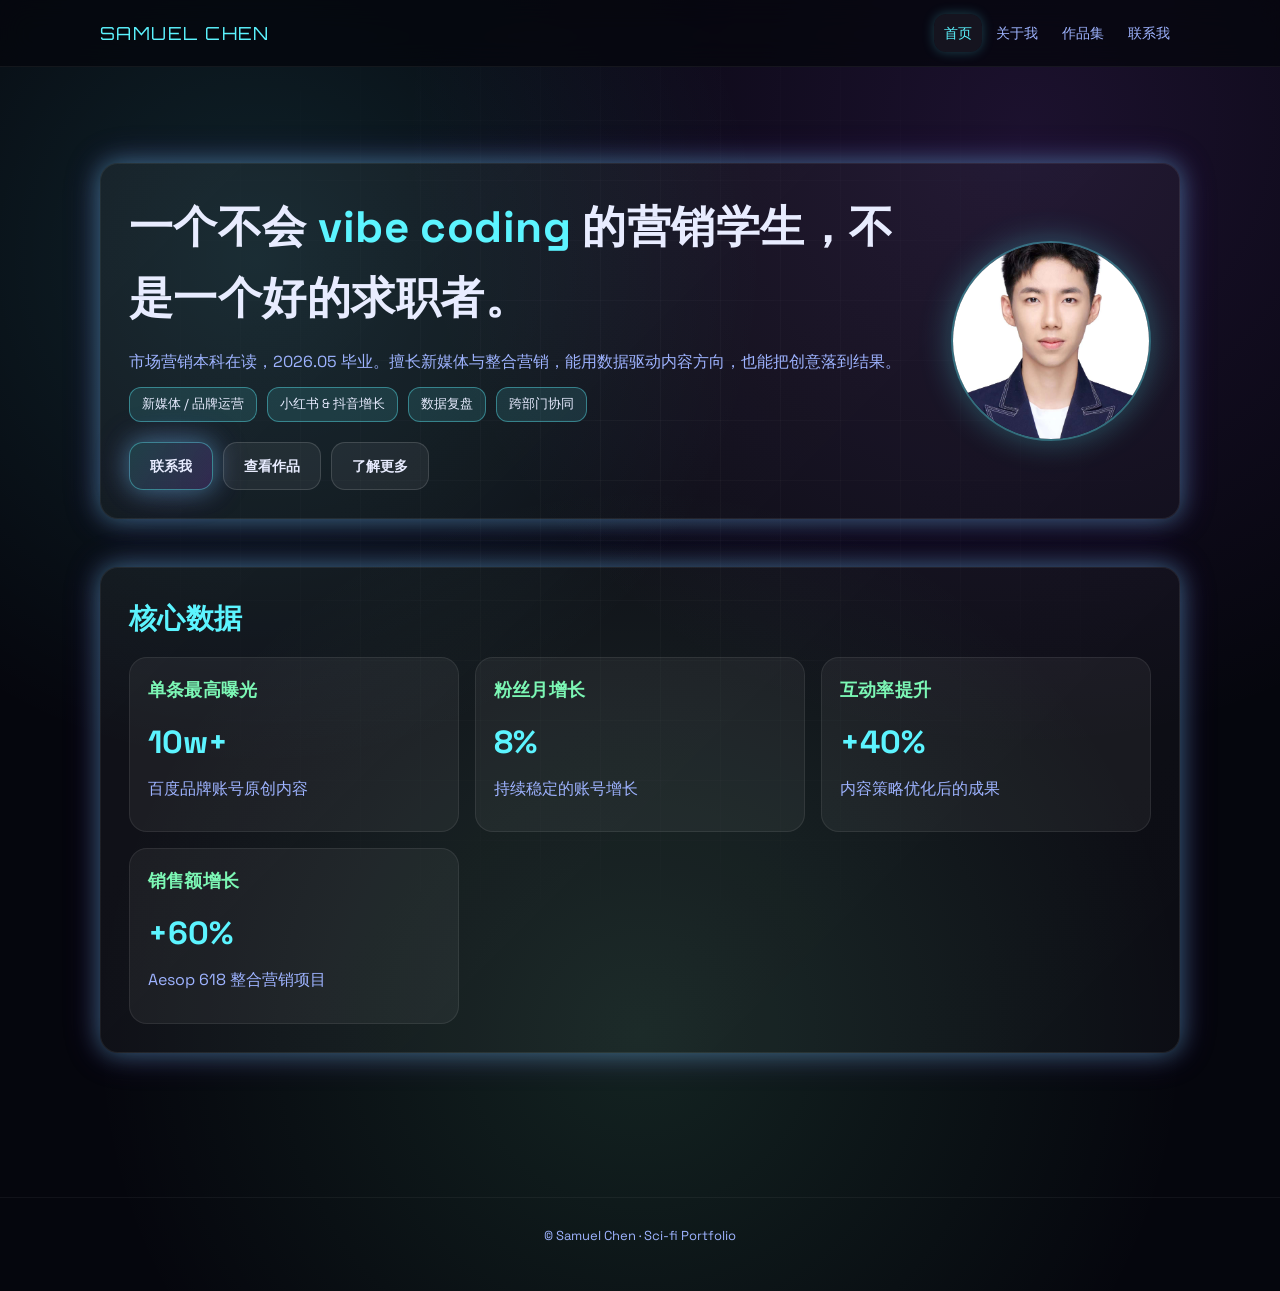
<file: index.html>
<!DOCTYPE html>
<html lang="zh-CN">
<head>
  <meta charset="UTF-8" />
  <meta name="viewport" content="width=device-width, initial-scale=1.0" />
  <title>Samuel Chen | 首页</title>
  <link rel="preconnect" href="https://fonts.googleapis.com">
  <link rel="preconnect" href="https://fonts.gstatic.com" crossorigin>
  <link href="https://fonts.googleapis.com/css2?family=Space+Grotesk:wght@400;500;600;700&family=Orbitron:wght@600&display=swap" rel="stylesheet">
  <link rel="stylesheet" href="style.css">
  <style>
    .hero-layout {
      display: grid;
      grid-template-columns: 1fr auto;
      gap: 40px;
      align-items: center;
    }
    .hero-text h1 { margin-bottom: 16px; }
    .highlight { color: var(--neon1); }
    @media (max-width: 640px) {
      .hero-layout { grid-template-columns: 1fr; }
      .photo-wrap { justify-content: flex-start; }
    }
  </style>
</head>
<body>
  <header>
    <div class="nav">
      <a class="brand" href="index.html">Samuel Chen</a>
      <nav>
        <a href="index.html" class="active">首页</a>
        <a href="about.html">关于我</a>
        <a href="works.html">作品集</a>
        <a href="contact.html">联系我</a>
      </nav>
    </div>
  </header>

  <main class="container">
    <section>
      <div class="hero-layout">
        <div class="hero-text">
          <h1>一个不会 <span class="highlight">vibe coding</span> 的营销学生，不是一个好的求职者。</h1>
          <p>市场营销本科在读，2026.05 毕业。擅长新媒体与整合营销，能用数据驱动内容方向，也能把创意落到结果。</p>
          <div class="pill-row">
            <span class="tag">新媒体 / 品牌运营</span>
            <span class="tag">小红书 & 抖音增长</span>
            <span class="tag">数据复盘</span>
            <span class="tag">跨部门协同</span>
          </div>
          <div class="btn-row">
            <a class="btn" href="contact.html">联系我</a>
            <a class="btn secondary" href="works.html">查看作品</a>
            <a class="btn secondary" href="about.html">了解更多</a>
          </div>
        </div>
        <div class="photo-wrap">
          <img class="photo" src="assets/photo.jpg" alt="Samuel Chen">
        </div>
      </div>
    </section>

    <section>
      <h2>核心数据</h2>
      <div class="cards">
        <div class="card">
          <h3>单条最高曝光</h3>
          <p style="font-size:32px; font-weight:700; color:var(--neon1); margin:8px 0;">10w+</p>
          <p>百度品牌账号原创内容</p>
        </div>
        <div class="card">
          <h3>粉丝月增长</h3>
          <p style="font-size:32px; font-weight:700; color:var(--neon1); margin:8px 0;">8%</p>
          <p>持续稳定的账号增长</p>
        </div>
        <div class="card">
          <h3>互动率提升</h3>
          <p style="font-size:32px; font-weight:700; color:var(--neon1); margin:8px 0;">+40%</p>
          <p>内容策略优化后的成果</p>
        </div>
        <div class="card">
          <h3>销售额增长</h3>
          <p style="font-size:32px; font-weight:700; color:var(--neon1); margin:8px 0;">+60%</p>
          <p>Aesop 618 整合营销项目</p>
        </div>
      </div>
    </section>
  </main>

  <footer>© Samuel Chen · Sci-fi Portfolio</footer>
</body>
</html>
</file>
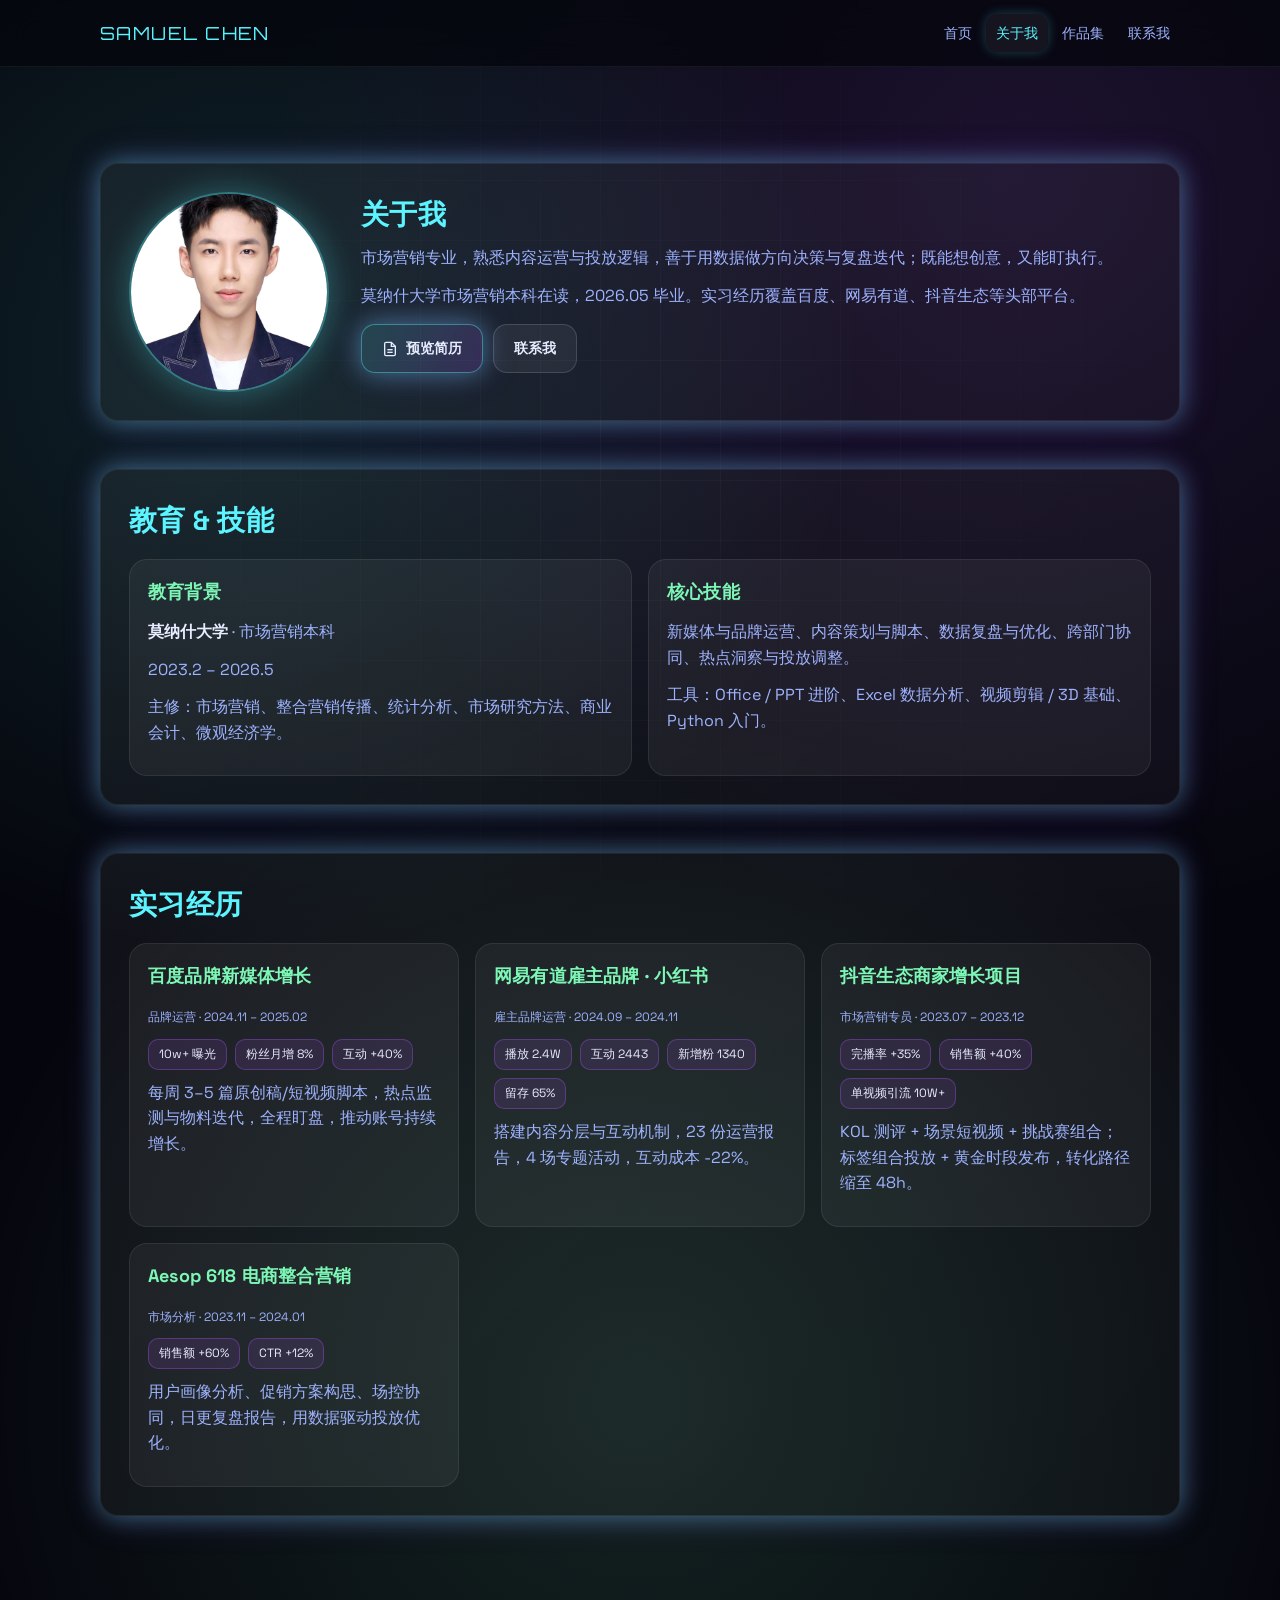
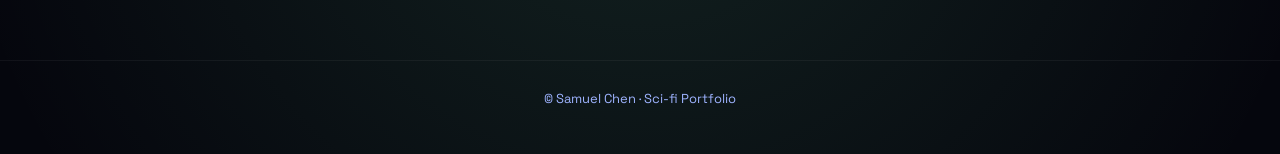
<file: about.html>
<!DOCTYPE html>
<html lang="zh-CN">
<head>
  <meta charset="UTF-8" />
  <meta name="viewport" content="width=device-width, initial-scale=1.0" />
  <title>Samuel Chen | 关于我</title>
  <link rel="preconnect" href="https://fonts.googleapis.com">
  <link rel="preconnect" href="https://fonts.gstatic.com" crossorigin>
  <link href="https://fonts.googleapis.com/css2?family=Space+Grotesk:wght@400;500;600;700&family=Orbitron:wght@600&display=swap" rel="stylesheet">
  <link rel="stylesheet" href="style.css">
  <style>
    .about-top {
      display: grid;
      grid-template-columns: auto 1fr;
      gap: 32px;
      align-items: flex-start;
    }
    .about-info h2 { margin-bottom: 8px; }
    .resume-btn { margin-top: 16px; }
    /* PDF preview modal */
    .modal-overlay {
      display: none;
      position: fixed;
      inset: 0;
      background: rgba(5, 6, 13, 0.85);
      backdrop-filter: blur(8px);
      z-index: 200;
      align-items: center;
      justify-content: center;
    }
    .modal-overlay.open { display: flex; }
    .modal {
      background: #0d0f1e;
      border: 1px solid rgba(92, 244, 255, 0.3);
      border-radius: var(--radius);
      box-shadow: var(--shadow);
      width: 90vw;
      max-width: 800px;
      max-height: 90vh;
      display: flex;
      flex-direction: column;
      overflow: hidden;
    }
    .modal-header {
      display: flex;
      align-items: center;
      justify-content: space-between;
      padding: 16px 20px;
      border-bottom: 1px solid rgba(255,255,255,0.07);
    }
    .modal-header span { color: var(--neon1); font-weight: 600; }
    .modal-close {
      background: none;
      border: none;
      color: var(--muted);
      font-size: 22px;
      cursor: pointer;
      padding: 4px 8px;
      border-radius: 8px;
      line-height: 1;
      transition: color 0.2s;
    }
    .modal-close:hover { color: var(--text); }
    .modal-body {
      flex: 1;
      overflow: auto;
      padding: 24px;
      display: flex;
      flex-direction: column;
      gap: 12px;
      align-items: center;
    }
    .resume-placeholder {
      width: 100%;
      max-width: 560px;
      aspect-ratio: 210/297;
      background: var(--panel);
      border: 2px dashed rgba(92, 244, 255, 0.3);
      border-radius: 12px;
      display: flex;
      flex-direction: column;
      align-items: center;
      justify-content: center;
      color: var(--muted);
      gap: 12px;
      font-size: 14px;
      text-align: center;
      padding: 24px;
    }
    .resume-placeholder strong { color: var(--text); font-size: 16px; }
    @media (max-width: 600px) {
      .about-top { grid-template-columns: 1fr; }
    }
  </style>
</head>
<body>
  <header>
    <div class="nav">
      <a class="brand" href="index.html">Samuel Chen</a>
      <nav>
        <a href="index.html">首页</a>
        <a href="about.html" class="active">关于我</a>
        <a href="works.html">作品集</a>
        <a href="contact.html">联系我</a>
      </nav>
    </div>
  </header>

  <main class="container">

    <section>
      <div class="about-top">
        <div class="photo-wrap">
          <img class="photo" src="assets/photo.jpg" alt="Samuel Chen">
        </div>
        <div class="about-info">
          <h2>关于我</h2>
          <p>市场营销专业，熟悉内容运营与投放逻辑，善于用数据做方向决策与复盘迭代；既能想创意，又能盯执行。</p>
          <p>莫纳什大学市场营销本科在读，2026.05 毕业。实习经历覆盖百度、网易有道、抖音生态等头部平台。</p>
          <div class="btn-row resume-btn">
            <button class="btn" onclick="document.getElementById('resumeModal').classList.add('open')">
              <svg width="16" height="16" viewBox="0 0 24 24" fill="none" stroke="currentColor" stroke-width="2"><path d="M14 2H6a2 2 0 0 0-2 2v16a2 2 0 0 0 2 2h12a2 2 0 0 0 2-2V8z"/><polyline points="14,2 14,8 20,8"/><line x1="16" y1="13" x2="8" y2="13"/><line x1="16" y1="17" x2="8" y2="17"/></svg>
              预览简历
            </button>
            <!-- 如已有 PDF 文件，替换为：<a class="btn" href="resume.pdf" target="_blank">下载简历</a> -->
            <a class="btn secondary" href="contact.html">联系我</a>
          </div>
        </div>
      </div>
    </section>

    <section>
      <h2>教育 & 技能</h2>
      <div class="cards">
        <div class="card">
          <h3>教育背景</h3>
          <p><strong style="color:var(--text)">莫纳什大学</strong> · 市场营销本科</p>
          <p>2023.2 – 2026.5</p>
          <p>主修：市场营销、整合营销传播、统计分析、市场研究方法、商业会计、微观经济学。</p>
        </div>
        <div class="card">
          <h3>核心技能</h3>
          <p>新媒体与品牌运营、内容策划与脚本、数据复盘与优化、跨部门协同、热点洞察与投放调整。</p>
          <p>工具：Office / PPT 进阶、Excel 数据分析、视频剪辑 / 3D 基础、Python 入门。</p>
        </div>
      </div>
    </section>

    <section>
      <h2>实习经历</h2>
      <div class="cards">
        <div class="card">
          <h3>百度品牌新媒体增长</h3>
          <small>品牌运营 · 2024.11 – 2025.02</small>
          <div class="metrics">
            <span class="metric">10w+ 曝光</span>
            <span class="metric">粉丝月增 8%</span>
            <span class="metric">互动 +40%</span>
          </div>
          <p>每周 3–5 篇原创稿/短视频脚本，热点监测与物料迭代，全程盯盘，推动账号持续增长。</p>
        </div>
        <div class="card">
          <h3>网易有道雇主品牌 · 小红书</h3>
          <small>雇主品牌运营 · 2024.09 – 2024.11</small>
          <div class="metrics">
            <span class="metric">播放 2.4W</span>
            <span class="metric">互动 2443</span>
            <span class="metric">新增粉 1340</span>
            <span class="metric">留存 65%</span>
          </div>
          <p>搭建内容分层与互动机制，23 份运营报告，4 场专题活动，互动成本 -22%。</p>
        </div>
        <div class="card">
          <h3>抖音生态商家增长项目</h3>
          <small>市场营销专员 · 2023.07 – 2023.12</small>
          <div class="metrics">
            <span class="metric">完播率 +35%</span>
            <span class="metric">销售额 +40%</span>
            <span class="metric">单视频引流 10W+</span>
          </div>
          <p>KOL 测评 + 场景短视频 + 挑战赛组合；标签组合投放 + 黄金时段发布，转化路径缩至 48h。</p>
        </div>
        <div class="card">
          <h3>Aesop 618 电商整合营销</h3>
          <small>市场分析 · 2023.11 – 2024.01</small>
          <div class="metrics">
            <span class="metric">销售额 +60%</span>
            <span class="metric">CTR +12%</span>
          </div>
          <p>用户画像分析、促销方案构思、场控协同，日更复盘报告，用数据驱动投放优化。</p>
        </div>
      </div>
    </section>

  </main>

  <footer>© Samuel Chen · Sci-fi Portfolio</footer>

  <!-- 简历预览弹窗 -->
  <div class="modal-overlay" id="resumeModal" onclick="if(event.target===this)this.classList.remove('open')">
    <div class="modal">
      <div class="modal-header">
        <span>简历预览</span>
        <button class="modal-close" onclick="document.getElementById('resumeModal').classList.remove('open')">✕</button>
      </div>
      <div class="modal-body">
        <iframe src="assets/resume.pdf" width="100%" style="height:70vh;border:none;border-radius:8px;"></iframe>
        <a class="btn secondary" href="assets/resume.pdf" download="陈新岳-简历.pdf" style="margin-top:8px;">下载简历</a>
      </div>
    </div>
  </div>
</body>
</html>
</file>
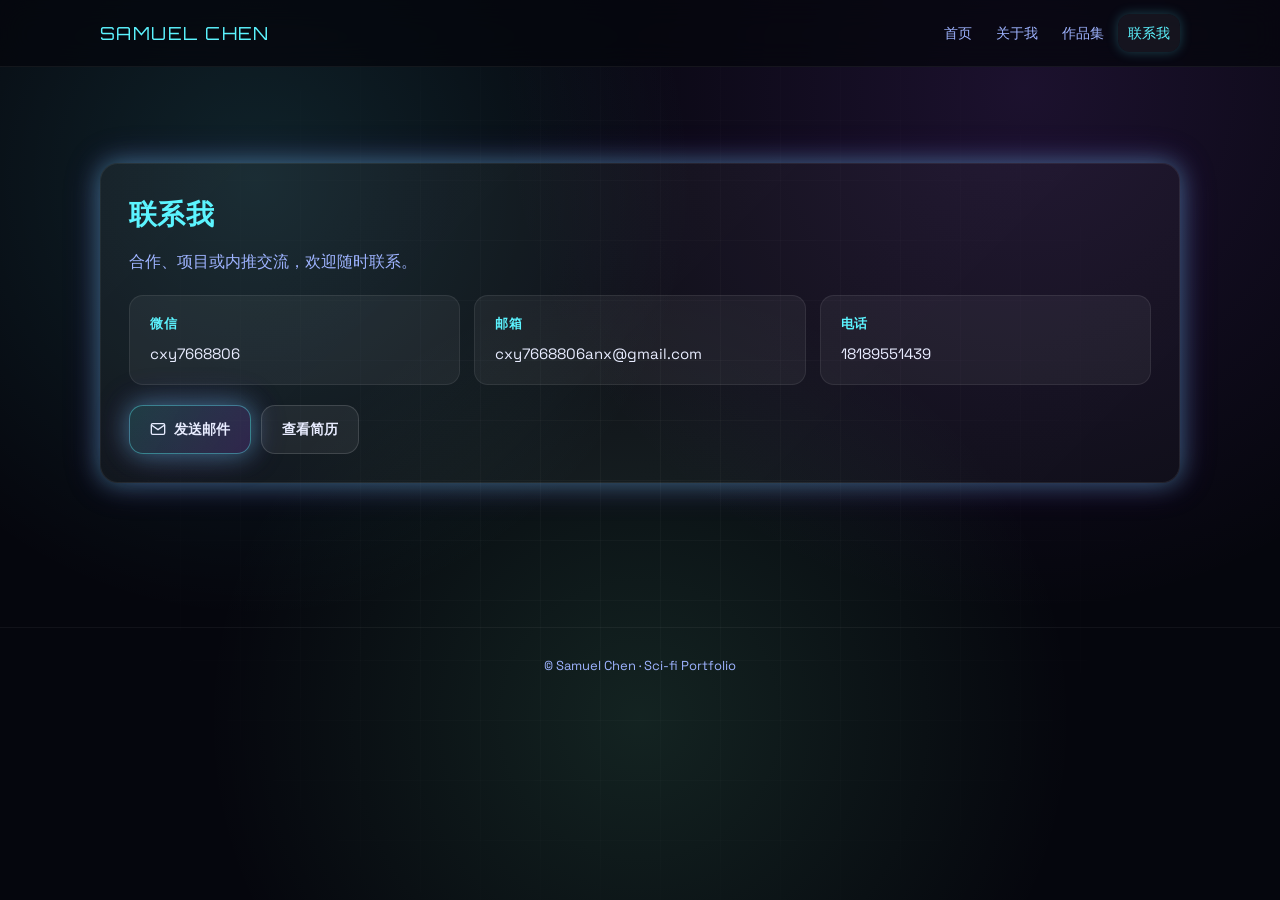
<file: contact.html>
<!DOCTYPE html>
<html lang="zh-CN">
<head>
  <meta charset="UTF-8" />
  <meta name="viewport" content="width=device-width, initial-scale=1.0" />
  <title>Samuel Chen | 联系我</title>
  <link rel="preconnect" href="https://fonts.googleapis.com">
  <link rel="preconnect" href="https://fonts.gstatic.com" crossorigin>
  <link href="https://fonts.googleapis.com/css2?family=Space+Grotesk:wght@400;500;600;700&family=Orbitron:wght@600&display=swap" rel="stylesheet">
  <link rel="stylesheet" href="style.css">
  <style>
    .contact-grid {
      display: grid;
      grid-template-columns: repeat(auto-fit, minmax(240px, 1fr));
      gap: 14px;
      margin: 20px 0;
    }
    .contact-item {
      padding: 18px 20px;
      border-radius: 14px;
      background: rgba(255,255,255,0.05);
      border: 1px solid rgba(255,255,255,0.08);
      color: var(--text);
      transition: all 0.2s;
    }
    .contact-item:hover {
      border-color: rgba(92,244,255,0.3);
      box-shadow: 0 0 14px rgba(92,244,255,0.15);
    }
    .contact-item strong { display: block; color: var(--neon1); margin-bottom: 6px; font-size: 13px; letter-spacing: 0.05em; text-transform: uppercase; }
    .contact-item span { color: var(--text); font-size: 15px; }
  </style>
</head>
<body>
  <header>
    <div class="nav">
      <a class="brand" href="index.html">Samuel Chen</a>
      <nav>
        <a href="index.html">首页</a>
        <a href="about.html">关于我</a>
        <a href="works.html">作品集</a>
        <a href="contact.html" class="active">联系我</a>
      </nav>
    </div>
  </header>

  <main class="container">
    <section>
      <h2>联系我</h2>
      <p>合作、项目或内推交流，欢迎随时联系。</p>

      <div class="contact-grid">
        <div class="contact-item">
          <strong>微信</strong>
          <span>cxy7668806</span>
        </div>
        <div class="contact-item">
          <strong>邮箱</strong>
          <span>cxy7668806anx@gmail.com</span>
        </div>
        <div class="contact-item">
          <strong>电话</strong>
          <span>18189551439</span>
        </div>
      </div>

      <div class="btn-row">
        <a class="btn" href="mailto:cxy7668806anx@gmail.com">
          <svg width="16" height="16" viewBox="0 0 24 24" fill="none" stroke="currentColor" stroke-width="2"><path d="M4 4h16c1.1 0 2 .9 2 2v12c0 1.1-.9 2-2 2H4c-1.1 0-2-.9-2-2V6c0-1.1.9-2 2-2z"/><polyline points="22,6 12,13 2,6"/></svg>
          发送邮件
        </a>
        <a class="btn secondary" href="about.html">查看简历</a>
      </div>
    </section>
  </main>

  <footer>© Samuel Chen · Sci-fi Portfolio</footer>
</body>
</html>
</file>
<file: style.css>
:root {
  --bg: #05060d;
  --panel: rgba(255, 255, 255, 0.05);
  --panel-strong: rgba(255, 255, 255, 0.08);
  --grid: rgba(255, 255, 255, 0.06);
  --text: #e8ecff;
  --muted: #9eb3ff;
  --neon1: #5cf4ff;
  --neon2: #a855f7;
  --accent: #7cf7b5;
  --shadow: 0 0 24px rgba(92, 244, 255, 0.35), 0 0 36px rgba(168, 85, 247, 0.25);
  --radius: 18px;
  --max-width: 1120px;
}
* { box-sizing: border-box; }
body {
  margin: 0;
  font-family: "Space Grotesk", "Inter", system-ui, -apple-system, sans-serif;
  color: var(--text);
  background: radial-gradient(circle at 20% 20%, rgba(92, 244, 255, 0.12), transparent 35%),
              radial-gradient(circle at 80% 10%, rgba(168, 85, 247, 0.14), transparent 40%),
              radial-gradient(circle at 50% 80%, rgba(124, 247, 181, 0.12), transparent 45%),
              var(--bg);
  min-height: 100vh;
  line-height: 1.6;
}
body::before {
  content: "";
  position: fixed;
  inset: 0;
  background-image:
    linear-gradient(var(--grid) 1px, transparent 1px),
    linear-gradient(90deg, var(--grid) 1px, transparent 1px);
  background-size: 60px 60px;
  mask-image: radial-gradient(circle at 50% 50%, rgba(0,0,0,0.55), rgba(0,0,0,0.05) 70%, transparent 80%);
  pointer-events: none;
  z-index: -1;
}
header {
  position: sticky;
  top: 0;
  z-index: 100;
  backdrop-filter: blur(14px);
  background: rgba(5, 6, 13, 0.75);
  border-bottom: 1px solid rgba(255, 255, 255, 0.06);
}
.nav {
  margin: 0 auto;
  max-width: var(--max-width);
  padding: 14px 20px;
  display: flex;
  align-items: center;
  justify-content: space-between;
  gap: 12px;
}
.brand {
  font-family: "Orbitron", sans-serif;
  font-size: 18px;
  letter-spacing: 0.08em;
  color: var(--neon1);
  text-transform: uppercase;
  text-decoration: none;
}
nav {
  display: flex;
  flex-wrap: wrap;
  gap: 4px;
}
nav a {
  color: var(--muted);
  text-decoration: none;
  font-size: 14px;
  padding: 8px 10px;
  border-radius: 12px;
  transition: all 0.2s ease;
}
nav a:hover, nav a.active {
  color: var(--text);
  background: var(--panel);
  box-shadow: 0 0 12px rgba(92, 244, 255, 0.25);
}
nav a.active { color: var(--neon1); }
.container {
  max-width: var(--max-width);
  margin: 0 auto;
  padding: 48px 20px 80px;
}
section {
  margin-top: 48px;
  padding: 28px;
  background: linear-gradient(135deg, var(--panel), rgba(255, 255, 255, 0.03));
  border: 1px solid rgba(255, 255, 255, 0.07);
  border-radius: var(--radius);
  box-shadow: var(--shadow);
}
h1, h2, h3 { margin: 0 0 12px; letter-spacing: 0.01em; }
h1 { font-size: clamp(32px, 4vw, 44px); }
h2 { font-size: clamp(22px, 3vw, 28px); color: var(--neon1); }
h3 { font-size: 18px; color: var(--accent); }
p { margin: 0 0 12px; color: var(--muted); }
.tag {
  display: inline-flex;
  align-items: center;
  gap: 6px;
  padding: 6px 12px;
  border-radius: 12px;
  background: rgba(92, 244, 255, 0.12);
  border: 1px solid rgba(92, 244, 255, 0.4);
  color: var(--text);
  font-size: 13px;
}
.btn {
  display: inline-flex;
  align-items: center;
  gap: 8px;
  padding: 12px 20px;
  border-radius: 14px;
  background: linear-gradient(120deg, rgba(92, 244, 255, 0.15), rgba(168, 85, 247, 0.2));
  color: var(--text);
  text-decoration: none;
  border: 1px solid rgba(92, 244, 255, 0.4);
  box-shadow: var(--shadow);
  transition: all 0.2s ease;
  font-weight: 600;
  font-size: 14px;
  cursor: pointer;
  font-family: inherit;
}
.btn:hover {
  transform: translateY(-1px) scale(1.01);
  box-shadow: 0 0 24px rgba(92, 244, 255, 0.45), 0 0 28px rgba(168, 85, 247, 0.35);
}
.btn.secondary {
  background: rgba(255, 255, 255, 0.06);
  border-color: rgba(255, 255, 255, 0.14);
  box-shadow: none;
}
.btn-row { display: flex; gap: 10px; flex-wrap: wrap; margin-top: 20px; }
.pill-row { display: flex; flex-wrap: wrap; gap: 10px; margin: 12px 0; }
.cards {
  display: grid;
  grid-template-columns: repeat(auto-fit, minmax(280px, 1fr));
  gap: 16px;
  margin-top: 16px;
}
.card {
  padding: 18px;
  border-radius: var(--radius);
  background: var(--panel);
  border: 1px solid rgba(255, 255, 255, 0.08);
  transition: all 0.2s ease;
}
.card:hover {
  transform: translateY(-2px);
  border-color: rgba(92, 244, 255, 0.4);
  box-shadow: 0 0 18px rgba(92, 244, 255, 0.28);
}
.card small { color: var(--muted); font-size: 12px; }
.metrics {
  display: flex;
  flex-wrap: wrap;
  gap: 8px;
  margin: 10px 0;
}
.metric {
  padding: 5px 10px;
  border-radius: 10px;
  background: rgba(168, 85, 247, 0.12);
  border: 1px solid rgba(168, 85, 247, 0.35);
  font-size: 12px;
  color: var(--text);
}
/* Photo placeholder */
.photo-wrap {
  display: flex;
  justify-content: center;
  align-items: center;
}
.photo {
  width: 200px;
  height: 200px;
  border-radius: 50%;
  object-fit: cover;
  border: 2px solid rgba(92, 244, 255, 0.4);
  box-shadow: 0 0 32px rgba(92, 244, 255, 0.3);
}
.photo-placeholder {
  width: 200px;
  height: 200px;
  border-radius: 50%;
  background: var(--panel-strong);
  border: 2px dashed rgba(92, 244, 255, 0.4);
  display: flex;
  flex-direction: column;
  align-items: center;
  justify-content: center;
  color: var(--muted);
  font-size: 13px;
  text-align: center;
  gap: 8px;
}
.photo-placeholder svg { opacity: 0.4; }
footer {
  text-align: center;
  color: var(--muted);
  padding: 28px 12px 44px;
  font-size: 13px;
  border-top: 1px solid rgba(255,255,255,0.05);
  margin-top: 64px;
}
@media (max-width: 768px) {
  .container { padding: 32px 16px 60px; }
  section { padding: 20px; }
}

/* ── Gallery (图片成果) ── */
.gallery-grid {
  display: grid;
  grid-template-columns: repeat(3, 1fr);
  gap: 10px;
}
.gallery-item {
  aspect-ratio: 1;
  border-radius: 12px;
  overflow: hidden;
  cursor: pointer;
  border: 1px solid rgba(255,255,255,0.08);
  transition: all 0.2s;
}
.gallery-item:hover {
  border-color: rgba(124,247,181,0.5);
  box-shadow: 0 0 16px rgba(124,247,181,0.25);
  transform: scale(1.02);
}
.gallery-item img {
  width: 100%; height: 100%;
  object-fit: cover;
  display: block;
}
@media (max-width: 600px) {
  .gallery-grid { grid-template-columns: repeat(2, 1fr); }
}

/* ── Video cards (视频成果) ── */
.video-list { display: flex; flex-direction: column; gap: 20px; }
.video-card {
  border-radius: var(--radius);
  background: var(--panel);
  border: 1px solid rgba(255,255,255,0.08);
  overflow: hidden;
}
.video-card video {
  width: 100%;
  max-height: 360px;
  background: #000;
  display: block;
}
.video-info { padding: 16px 20px; }
.video-info h3 { margin-bottom: 6px; }

/* ── Text work cards (文字成果) ── */
.text-works { display: flex; flex-direction: column; gap: 14px; }
.text-work-card {
  padding: 20px 24px;
  border-radius: var(--radius);
  background: var(--panel);
  border: 1px solid rgba(255,255,255,0.08);
  display: flex;
  align-items: center;
  justify-content: space-between;
  gap: 20px;
  flex-wrap: wrap;
  transition: all 0.2s;
}
.text-work-card:hover {
  border-color: rgba(168,85,247,0.4);
  box-shadow: 0 0 16px rgba(168,85,247,0.2);
}
.text-work-card .tw-info h3 { margin-bottom: 4px; }
.text-work-card .tw-info p { margin: 0; font-size: 13px; }

/* ── Lightbox ── */
.lightbox {
  display: none;
  position: fixed;
  inset: 0;
  background: rgba(5,6,13,0.94);
  backdrop-filter: blur(12px);
  z-index: 300;
  align-items: center;
  justify-content: center;
  padding: 20px;
}
.lightbox.open { display: flex; }
.lightbox img {
  max-width: 92vw;
  max-height: 88vh;
  object-fit: contain;
  border-radius: 12px;
  box-shadow: 0 0 60px rgba(92,244,255,0.2);
}
.lb-close {
  position: fixed;
  top: 18px; right: 22px;
  background: rgba(255,255,255,0.08);
  border: none;
  color: var(--text);
  font-size: 22px;
  width: 40px; height: 40px;
  border-radius: 50%;
  cursor: pointer;
  display: flex; align-items: center; justify-content: center;
  transition: background 0.2s;
}
.lb-close:hover { background: rgba(255,255,255,0.16); }
.lb-prev, .lb-next {
  position: fixed;
  top: 50%; transform: translateY(-50%);
  background: rgba(255,255,255,0.08);
  border: none;
  color: var(--text);
  font-size: 20px;
  width: 44px; height: 44px;
  border-radius: 50%;
  cursor: pointer;
  display: flex; align-items: center; justify-content: center;
  transition: background 0.2s;
}
.lb-prev { left: 16px; }
.lb-next { right: 16px; }
.lb-prev:hover, .lb-next:hover { background: rgba(255,255,255,0.18); }
</file>
